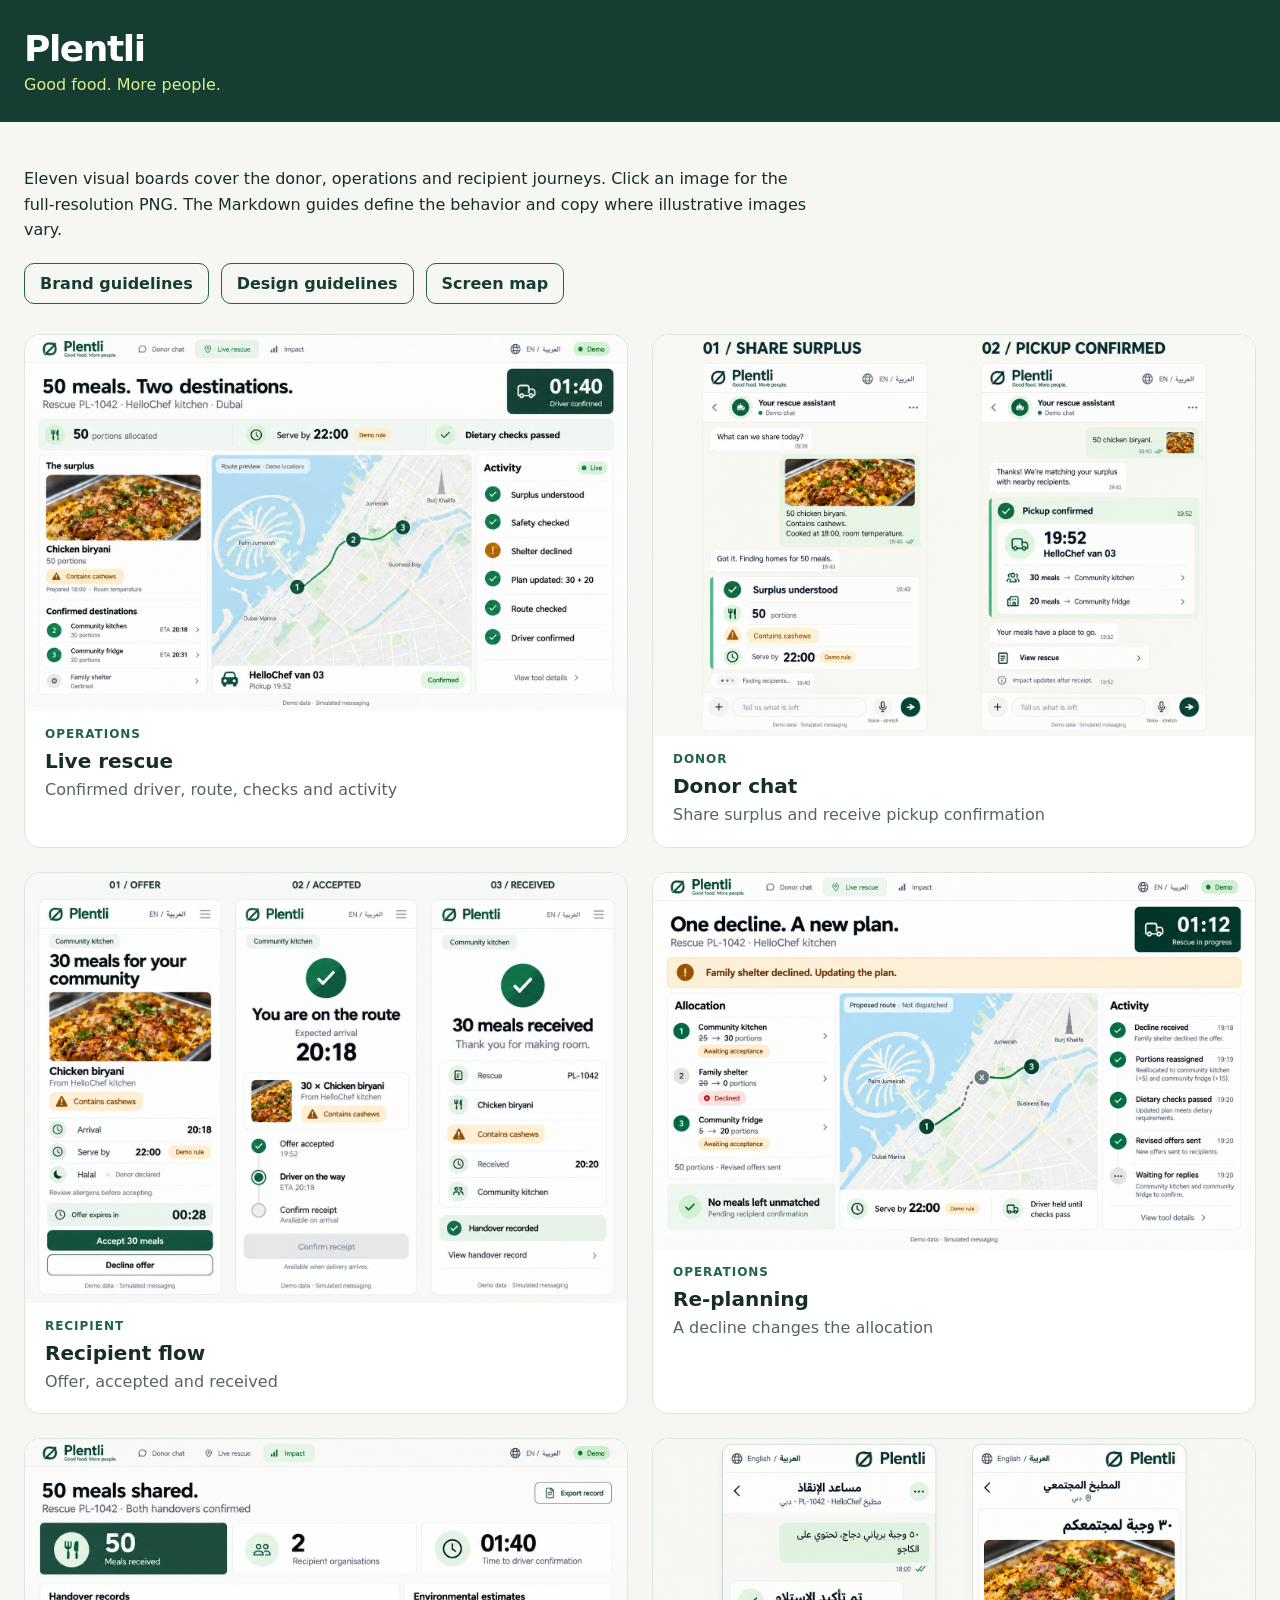
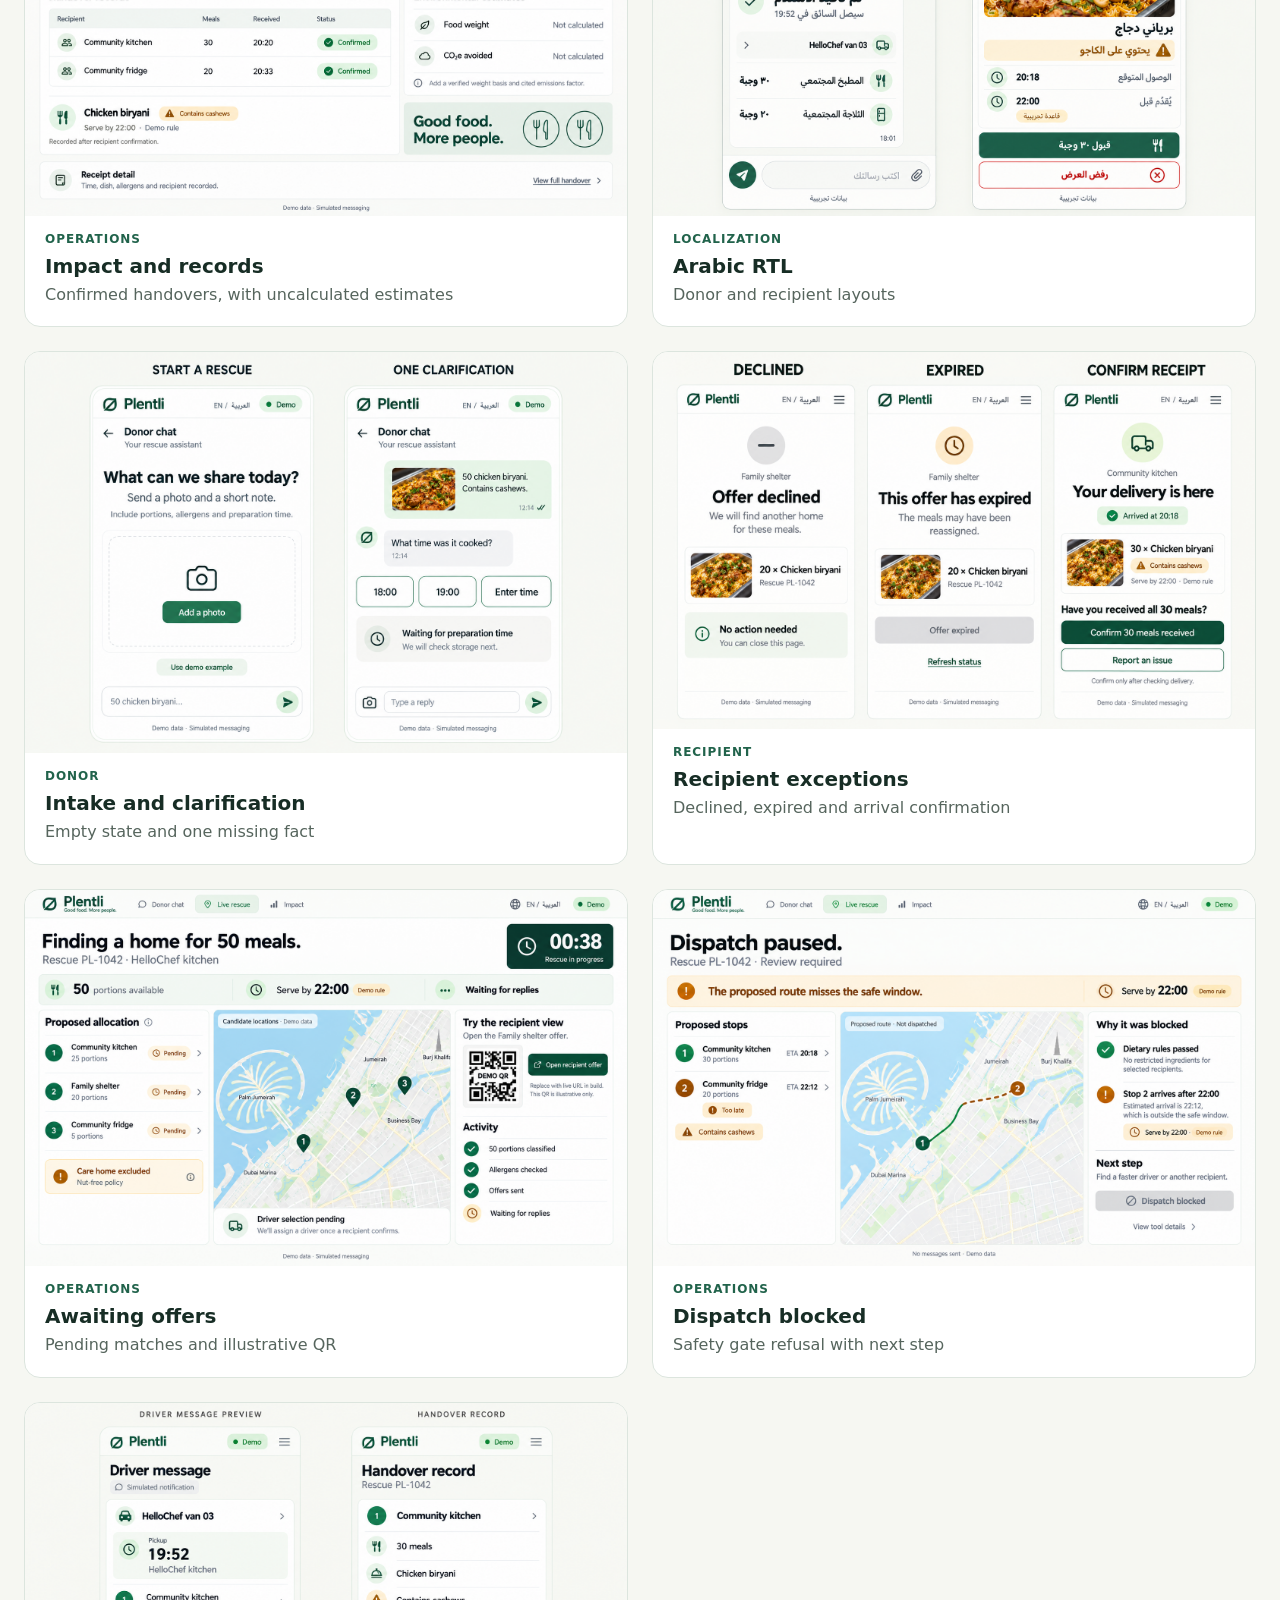
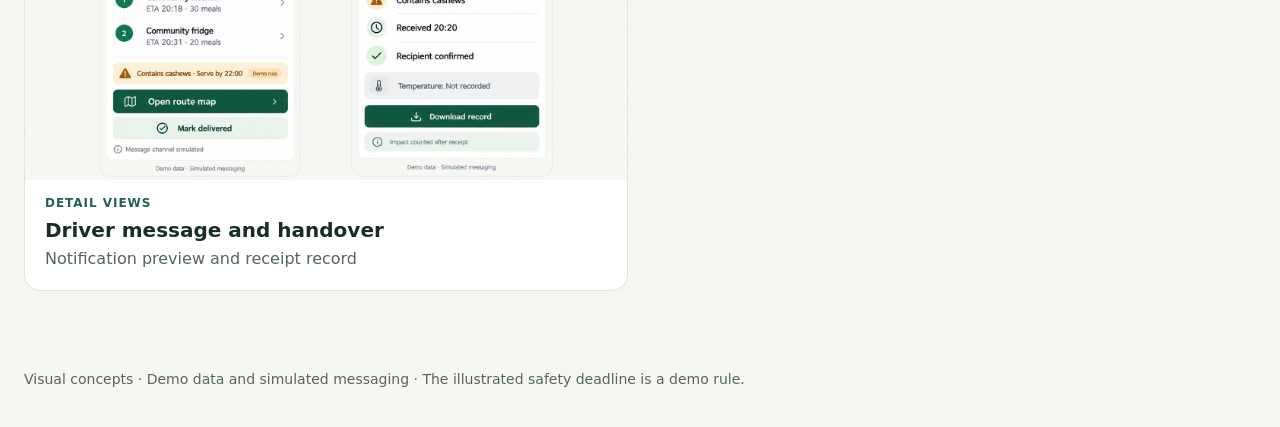
<file: gallery.html>
<!doctype html>
<html lang="en">
<head>
  <meta charset="utf-8">
  <meta name="viewport" content="width=device-width,initial-scale=1">
  <title>Plentli · Design references</title>
  <style>
    :root{font-family:Inter,system-ui,sans-serif;color:#172d25;background:#f6f7f2}*{box-sizing:border-box}body{margin:0}header{background:#163d32;color:#fff;padding:28px max(24px,calc((100vw - 1320px)/2))}h1{margin:0;font-size:36px;letter-spacing:-.04em}header p{margin:6px 0 0;color:#d9ef91}main{max-width:1320px;margin:auto;padding:28px 24px 80px}.intro{line-height:1.6;max-width:78ch}.links{display:flex;gap:12px;flex-wrap:wrap;margin:20px 0 30px}.links a{color:#163d32;border:1px solid #21634b;border-radius:10px;padding:10px 15px;text-decoration:none;font-weight:700}.grid{display:grid;grid-template-columns:repeat(auto-fit,minmax(min(100%,500px),1fr));gap:24px}.card{background:#fff;border:1px solid #dce5de;border-radius:16px;overflow:hidden}.card a{display:block;color:inherit;text-decoration:none}.card img{display:block;width:100%;height:auto}.caption{padding:16px 20px 20px}h2{font-size:20px;margin:0 0 6px}.caption p{margin:0;color:#56655d;line-height:1.4}.tag{font-size:12px;text-transform:uppercase;letter-spacing:.08em;color:#21634b;font-weight:800;margin-bottom:8px}footer{max-width:1320px;margin:auto;padding:0 24px 40px;color:#56655d;font-size:14px}
  </style>
</head>
<body>
<header><h1>Plentli</h1><p>Good food. More people.</p></header>
<main>
  <p class="intro">Eleven visual boards cover the donor, operations and recipient journeys. Click an image for the full-resolution PNG. The Markdown guides define the behavior and copy where illustrative images vary.</p>
  <nav class="links"><a href="BRAND.md">Brand guidelines</a><a href="DESIGN.md">Design guidelines</a><a href="SCREEN_MAP.md">Screen map</a></nav>
  <div class="grid" id="gallery"></div>
</main>
<footer>Visual concepts · Demo data and simulated messaging · The illustrated safety deadline is a demo rule.</footer>
<script>
const boards=[
 ['01-live-rescue','Live rescue','Confirmed driver, route, checks and activity','Operations'],
 ['02-donor-chat','Donor chat','Share surplus and receive pickup confirmation','Donor'],
 ['03-recipient-flow','Recipient flow','Offer, accepted and received','Recipient'],
 ['04-replanning','Re-planning','A decline changes the allocation','Operations'],
 ['05-impact','Impact and records','Confirmed handovers, with uncalculated estimates','Operations'],
 ['06-arabic-rtl','Arabic RTL','Donor and recipient layouts','Localization'],
 ['07-intake-clarification','Intake and clarification','Empty state and one missing fact','Donor'],
 ['08-recipient-exceptions','Recipient exceptions','Declined, expired and arrival confirmation','Recipient'],
 ['09-awaiting-offers','Awaiting offers','Pending matches and illustrative QR','Operations'],
 ['10-dispatch-blocked','Dispatch blocked','Safety gate refusal with next step','Operations'],
 ['11-driver-handover','Driver message and handover','Notification preview and receipt record','Detail views']
];
document.querySelector('#gallery').innerHTML=boards.map(([file,title,description,tag])=>`<article class="card"><a href="assets/${file}.png"><img src="assets/${file}.png" alt="${title} interface reference" loading="lazy"><div class="caption"><div class="tag">${tag}</div><h2>${title}</h2><p>${description}</p></div></a></article>`).join('');
</script>
</body>
</html>
</file>
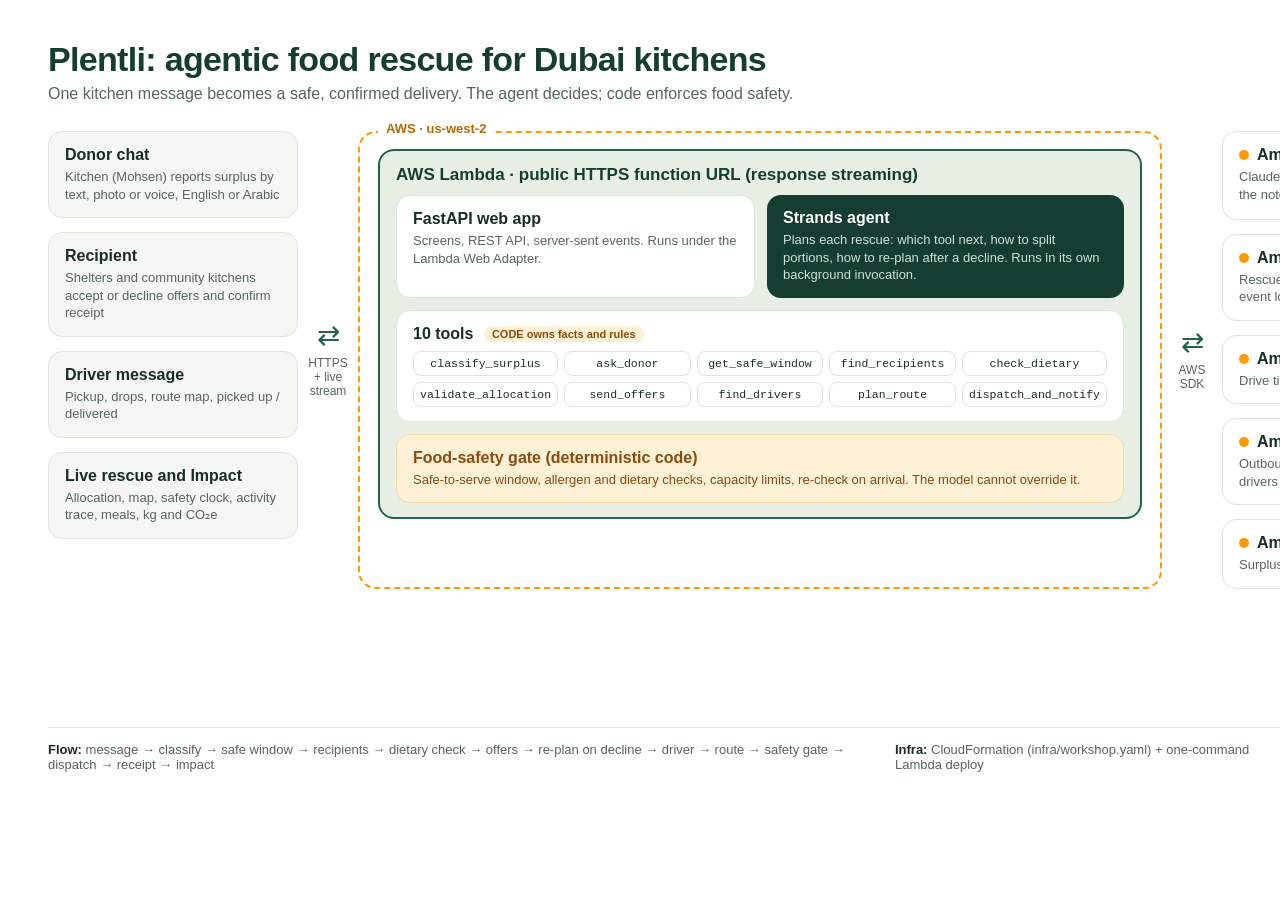
<file: docs/architecture.html>
<!doctype html>
<html lang="en"><head><meta charset="utf-8"><title>Plentli architecture</title>
<style>
  :root { --forest:#163D32; --green:#21634B; --ink:#172D25; --muted:#56655D; --ivory:#F6F7F2; --sage:#E7EFE5; --amber:#FFF1D6; --amber-ink:#8A4B0F; --border:#DCE5DE; --aws:#FF9900; }
  * { box-sizing: border-box; }
  body { margin:0; background:#fff; color:var(--ink); font-family: Inter, "Helvetica Neue", Arial, sans-serif; }
  .sheet { width:1600px; height:800px; padding:40px 48px; position:relative; }
  h1 { margin:0; font-size:34px; color:var(--forest); letter-spacing:-0.02em; }
  .sub { color:var(--muted); font-size:16px; margin:6px 0 0; }
  .grid { display:grid; grid-template-columns: 250px 60px 1fr 60px 330px; margin-top:28px; align-items:stretch; }
  .col { display:flex; flex-direction:column; gap:14px; }
  .box { border:1.5px solid var(--border); border-radius:14px; padding:14px 16px; background:#fff; }
  .box h3 { margin:0 0 4px; font-size:16px; }
  .box p { margin:0; font-size:13px; color:var(--muted); line-height:1.35; }
  .screen { background:var(--ivory); }
  .aws { border:2px dashed var(--aws); border-radius:18px; padding:16px 18px 18px; position:relative; }
  .aws .tag { position:absolute; top:-12px; left:18px; background:#fff; padding:0 8px; font-weight:700; color:#B36B00; font-size:13px; }
  .lambda { border:2px solid var(--green); border-radius:16px; padding:14px 16px; background:var(--sage); }
  .lambda > h3 { margin:0 0 10px; font-size:17px; color:var(--forest); }
  .row { display:flex; gap:12px; }
  .row > .box { flex:1; }
  .agent { background:var(--forest); color:#fff; border:none; }
  .agent p { color:#cfe0d7; }
  .gate { background:var(--amber); border-color:#f0d9a8; }
  .gate h3 { color:var(--amber-ink); }
  .gate p { color:var(--amber-ink); }
  .tools { display:grid; grid-template-columns: repeat(5, 1fr); gap:6px; margin-top:8px; }
  .tools span { font-family: ui-monospace, Menlo, monospace; font-size:11.5px; background:#fff; border:1px solid var(--border); border-radius:8px; padding:5px 6px; text-align:center; }
  .svc h3 { display:flex; align-items:center; gap:8px; }
  .dot { width:10px; height:10px; border-radius:50%; background:var(--aws); display:inline-block; }
  .arrows { display:flex; flex-direction:column; justify-content:center; align-items:center; gap:6px; color:var(--muted); font-size:12px; text-align:center; }
  .arrow { font-size:28px; color:var(--green); line-height:1; }
  .legend { position:absolute; bottom:28px; left:48px; right:48px; display:flex; gap:28px; font-size:13px; color:var(--muted); border-top:1px solid var(--border); padding-top:14px; }
  .legend b { color:var(--ink); }
  .pill { display:inline-block; font-size:11px; font-weight:700; padding:2px 8px; border-radius:99px; margin-left:6px; vertical-align:middle; }
  .ai { background:#dfe9ff; color:#23427a; } .code { background:var(--amber); color:var(--amber-ink); }
</style></head>
<body><div class="sheet">
  <h1>Plentli: agentic food rescue for Dubai kitchens</h1>
  <p class="sub">One kitchen message becomes a safe, confirmed delivery. The agent decides; code enforces food safety.</p>
  <div class="grid">
    <div class="col">
      <div class="box screen"><h3>Donor chat</h3><p>Kitchen (Mohsen) reports surplus by text, photo or voice, English or Arabic</p></div>
      <div class="box screen"><h3>Recipient</h3><p>Shelters and community kitchens accept or decline offers and confirm receipt</p></div>
      <div class="box screen"><h3>Driver message</h3><p>Pickup, drops, route map, picked up / delivered</p></div>
      <div class="box screen"><h3>Live rescue and Impact</h3><p>Allocation, map, safety clock, activity trace, meals, kg and CO₂e</p></div>
    </div>
    <div class="arrows"><div class="arrow">⇄</div>HTTPS<br>+ live<br>stream</div>
    <div class="aws"><span class="tag">AWS · us-west-2</span>
      <div class="lambda">
        <h3>AWS Lambda · public HTTPS function URL (response streaming)</h3>
        <div class="row">
          <div class="box"><h3>FastAPI web app</h3><p>Screens, REST API, server-sent events. Runs under the Lambda Web Adapter.</p></div>
          <div class="box agent"><h3>Strands agent</h3><p>Plans each rescue: which tool next, how to split portions, how to re-plan after a decline. Runs in its own background invocation.</p></div>
        </div>
        <div class="box" style="margin-top:12px"><h3>10 tools <span class="pill code">CODE owns facts and rules</span></h3>
          <div class="tools"><span>classify_surplus</span><span>ask_donor</span><span>get_safe_window</span><span>find_recipients</span><span>check_dietary</span><span>validate_allocation</span><span>send_offers</span><span>find_drivers</span><span>plan_route</span><span>dispatch_and_notify</span></div>
        </div>
        <div class="box gate" style="margin-top:12px"><h3>Food-safety gate (deterministic code)</h3><p>Safe-to-serve window, allergen and dietary checks, capacity limits, re-check on arrival. The model cannot override it.</p></div>
      </div>
    </div>
    <div class="arrows"><div class="arrow">⇄</div>AWS<br>SDK</div>
    <div class="col">
      <div class="box svc"><h3><span class="dot"></span>Amazon Bedrock</h3><p>Claude Sonnet 4.6: agent reasoning, and reading the note and photo <span class="pill ai">AI</span></p></div>
      <div class="box svc"><h3><span class="dot"></span>Amazon DynamoDB</h3><p>Rescues, offers, jobs, impact, and the shared live event log</p></div>
      <div class="box svc"><h3><span class="dot"></span>Amazon Location Service</h3><p>Drive times and multi-stop routes</p></div>
      <div class="box svc"><h3><span class="dot"></span>Amazon SNS</h3><p>Outbound notifications to kitchen, recipients and drivers</p></div>
      <div class="box svc"><h3><span class="dot"></span>Amazon S3</h3><p>Surplus photos (private, 7-day expiry)</p></div>
    </div>
  </div>
  <div class="legend">
    <span><b>Flow:</b> message → classify → safe window → recipients → dietary check → offers → re-plan on decline → driver → route → safety gate → dispatch → receipt → impact</span>
    <span><b>Infra:</b> CloudFormation (infra/workshop.yaml) + one-command Lambda deploy</span>
    <span><b>Production:</b> me-central-1 (UAE) for data residency</span>
  </div>
</div></body></html>
</file>
